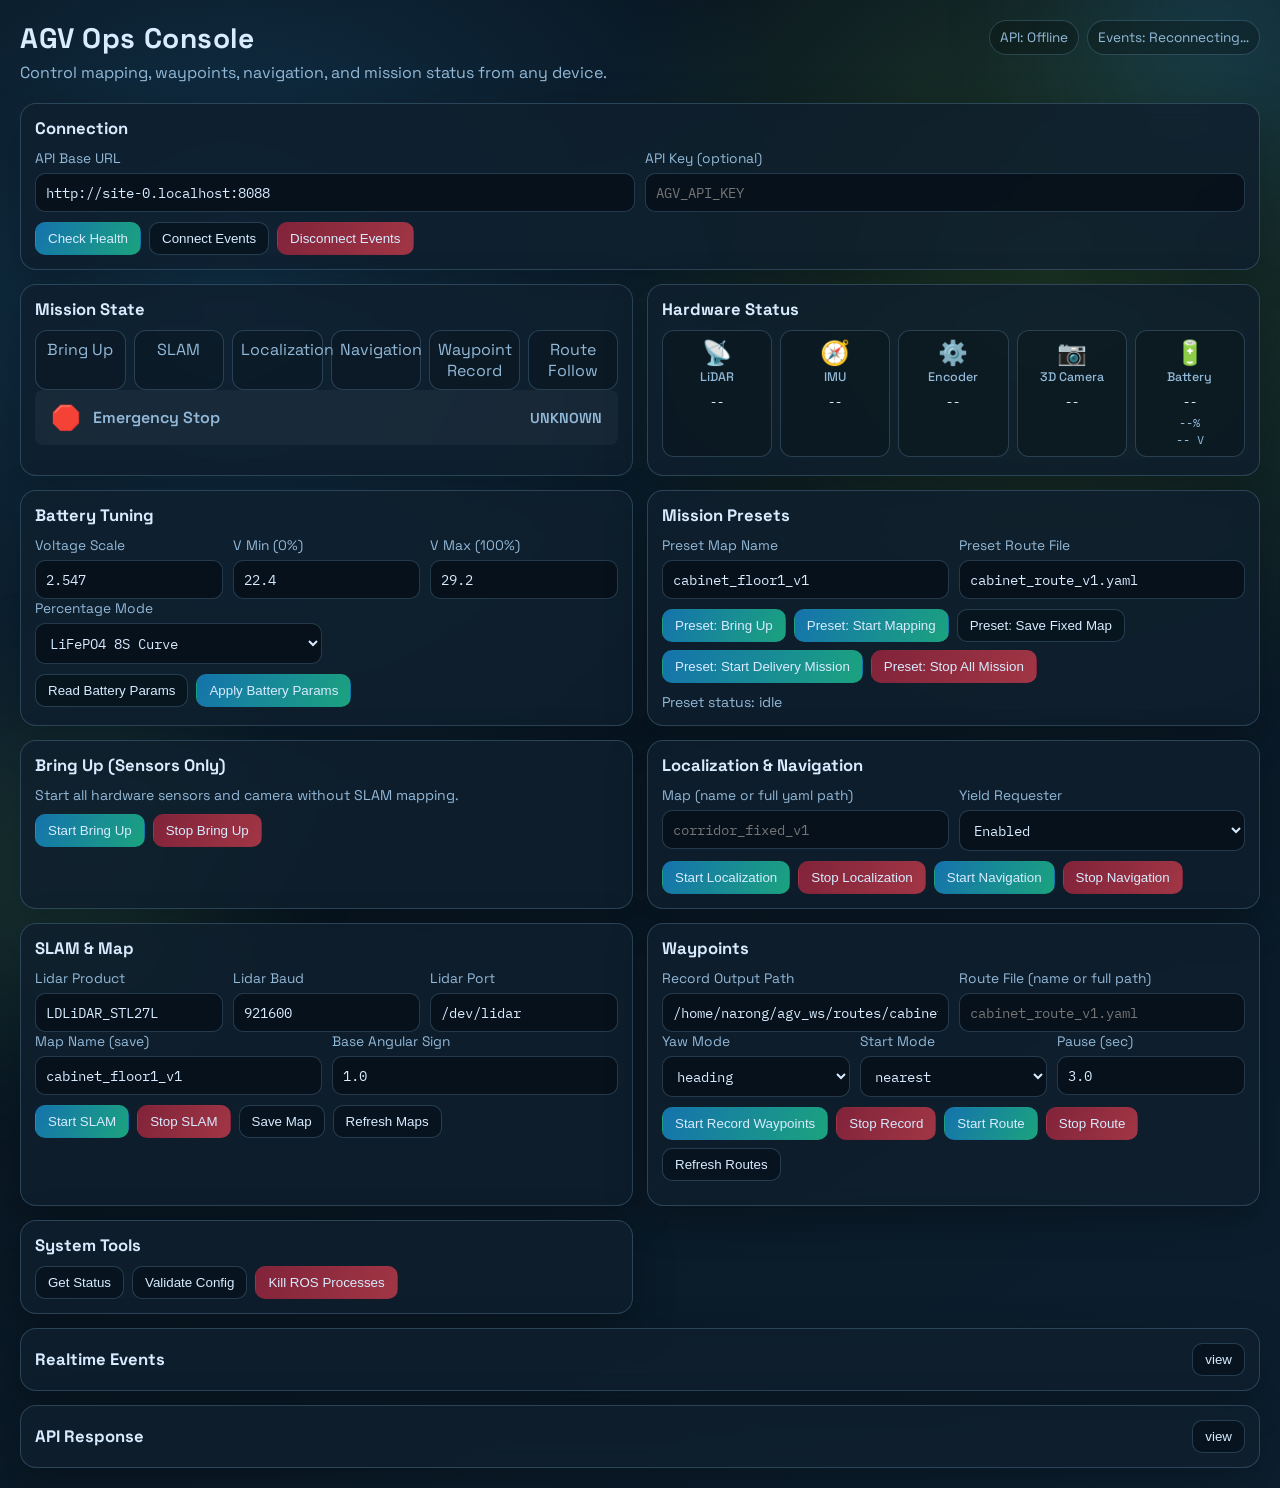
<file: web_ui/index.html>
<!doctype html>
<html lang="en">
  <head>
    <meta charset="UTF-8" />
    <meta name="viewport" content="width=device-width, initial-scale=1.0" />
    <title>AGV Ops Console</title>
    <link rel="preconnect" href="https://fonts.googleapis.com" />
    <link rel="preconnect" href="https://fonts.gstatic.com" crossorigin />
    <link href="https://fonts.googleapis.com/css2?family=Space+Grotesk:wght@400;500;700&family=IBM+Plex+Mono:wght@400;500&display=swap" rel="stylesheet" />
    <link rel="stylesheet" href="./styles.css?v=20260331-estop2" />
  </head>
  <body>
    <div id="toasts" class="toasts"></div>
    <div class="bg-glow bg-glow-a"></div>
    <div class="bg-glow bg-glow-b"></div>

    <header class="topbar">
      <div>
        <h1>AGV Ops Console</h1>
        <p>Control mapping, waypoints, navigation, and mission status from any device.</p>
      </div>
      <div class="pill-group">
        <span class="pill" id="apiState">API: Unknown</span>
        <span class="pill" id="sseState">Events: Disconnected</span>
      </div>
    </header>

    <main class="layout">
      <section class="card config-card">
        <h2>Connection</h2>
        <div class="grid two">
          <label>
            API Base URL
            <input id="baseUrl" type="text" value="http://127.0.0.1:8088" />
          </label>
          <label>
            API Key (optional)
            <input id="apiKey" type="password" placeholder="AGV_API_KEY" />
          </label>
        </div>
        <div class="actions">
          <button id="btnCheckHealth" class="btn primary">Check Health</button>
          <button id="btnConnectEvents" class="btn">Connect Events</button>
          <button id="btnDisconnectEvents" class="btn danger">Disconnect Events</button>
        </div>
      </section>

      <section class="card">
        <h2>Mission State</h2>
        <div class="state-grid">
          <div class="state-item" data-name="bring_up">Bring Up</div>
          <div class="state-item" data-name="slam">SLAM</div>
          <div class="state-item" data-name="localization">Localization</div>
          <div class="state-item" data-name="navigation">Navigation</div>
          <div class="state-item" data-name="waypoint_record">Waypoint Record</div>
          <div class="state-item" data-name="route_follow">Route Follow</div>
        </div>
        <div id="estopBanner" class="estop-banner" data-state="unknown">
          <span class="estop-icon">&#x1F6D1;</span>
          <span class="estop-label">Emergency Stop</span>
          <span class="estop-status" id="estopStatus">UNKNOWN</span>
        </div>
      </section>

      <section class="card">
        <h2>Hardware Status</h2>
        <div class="hw-grid">
          <div class="hw-item" data-hw="lidar">
            <span class="hw-icon">&#x1F4E1;</span>
            <span class="hw-label">LiDAR</span>
            <span class="hw-status" id="hwLidar">--</span>
          </div>
          <div class="hw-item" data-hw="imu">
            <span class="hw-icon">&#x1F9ED;</span>
            <span class="hw-label">IMU</span>
            <span class="hw-status" id="hwImu">--</span>
          </div>
          <div class="hw-item" data-hw="encoder">
            <span class="hw-icon">&#x2699;&#xFE0F;</span>
            <span class="hw-label">Encoder</span>
            <span class="hw-status" id="hwEncoder">--</span>
          </div>
          <div class="hw-item" data-hw="camera">
            <span class="hw-icon">&#x1F4F7;</span>
            <span class="hw-label">3D Camera</span>
            <span class="hw-status" id="hwCamera">--</span>
          </div>
          <div class="hw-item" data-hw="battery">
            <span class="hw-icon">&#x1F50B;</span>
            <span class="hw-label">Battery</span>
            <span class="hw-status" id="hwBattery">--</span>
            <span class="hw-meta" id="hwBatteryPct">--%</span>
            <span class="hw-meta" id="hwBatteryVolt">-- V</span>
          </div>
        </div>
      </section>

      <section class="card">
        <h2>Battery Tuning</h2>
        <div class="grid three">
          <label>
            Voltage Scale
            <input id="batteryScale" type="number" step="0.001" value="2.547" />
          </label>
          <label>
            V Min (0%)
            <input id="batteryVmin" type="number" step="0.1" value="22.4" />
          </label>
          <label>
            V Max (100%)
            <input id="batteryVmax" type="number" step="0.1" value="29.2" />
          </label>
        </div>
        <div class="grid two">
          <label>
            Percentage Mode
            <select id="batteryPctMode">
              <option value="lifepo4_8s" selected>LiFePO4 8S Curve</option>
              <option value="linear">Linear</option>
            </select>
          </label>
        </div>
        <div class="actions">
          <button id="btnBatteryReadParams" class="btn">Read Battery Params</button>
          <button id="btnBatteryApplyParams" class="btn primary">Apply Battery Params</button>
        </div>
      </section>

      <section class="card">
        <h2>Mission Presets</h2>
        <div class="grid two">
          <label>
            Preset Map Name
            <input id="presetMapName" type="text" value="cabinet_floor1_v1" />
          </label>
          <label>
            Preset Route File
            <input id="presetRouteFile" type="text" value="cabinet_route_v1.yaml" />
          </label>
        </div>
        <div class="actions">
          <button id="btnPresetBringUp" class="btn primary">Preset: Bring Up</button>
          <button id="btnPresetStartMapping" class="btn primary">Preset: Start Mapping</button>
          <button id="btnPresetSaveMap" class="btn">Preset: Save Fixed Map</button>
          <button id="btnPresetStartDelivery" class="btn primary">Preset: Start Delivery Mission</button>
          <button id="btnPresetStopAll" class="btn danger">Preset: Stop All Mission</button>
        </div>
        <p id="presetStatus" class="hint">Preset status: idle</p>
      </section>

      <section class="card">
        <h2>Bring Up (Sensors Only)</h2>
        <p class="hint">Start all hardware sensors and camera without SLAM mapping.</p>
        <div class="actions">
          <button id="btnBringUpStart" class="btn primary">Start Bring Up</button>
          <button id="btnBringUpStop" class="btn danger">Stop Bring Up</button>
        </div>
      </section>

      <section class="card">
        <h2>Localization & Navigation</h2>
        <div class="grid two">
          <label>
            Map (name or full yaml path)
            <input id="navMap" type="text" placeholder="corridor_fixed_v1" />
          </label>
          <label>
            Yield Requester
            <select id="useYield">
              <option value="true" selected>Enabled</option>
              <option value="false">Disabled</option>
            </select>
          </label>
        </div>
        <div class="actions">
          <button id="btnLocStart" class="btn primary">Start Localization</button>
          <button id="btnLocStop" class="btn danger">Stop Localization</button>
          <button id="btnNavStart" class="btn primary">Start Navigation</button>
          <button id="btnNavStop" class="btn danger">Stop Navigation</button>
        </div>
      </section>

      <section class="card">
        <h2>SLAM & Map</h2>
        <div class="grid three">
          <label>
            Lidar Product
            <input id="slamLidarProduct" type="text" value="LDLiDAR_STL27L" />
          </label>
          <label>
            Lidar Baud
            <input id="slamLidarBaud" type="number" value="921600" />
          </label>
          <label>
            Lidar Port
            <input id="slamLidarPort" type="text" value="/dev/lidar" />
          </label>
        </div>
        <div class="grid two">
          <label>
            Map Name (save)
            <input id="mapName" type="text" value="cabinet_floor1_v1" />
          </label>
          <label>
            Base Angular Sign
            <input id="baseAngularSign" type="number" step="0.1" value="1.0" />
          </label>
        </div>
        <div class="actions">
          <button id="btnSlamStart" class="btn primary">Start SLAM</button>
          <button id="btnSlamStop" class="btn danger">Stop SLAM</button>
          <button id="btnSaveMap" class="btn">Save Map</button>
          <button id="btnListMaps" class="btn">Refresh Maps</button>
        </div>
        <div id="mapsList" class="chips"></div>
      </section>

      <section class="card">
        <h2>Waypoints</h2>
        <div class="grid two">
          <label>
            Record Output Path
            <input id="recordOutput" type="text" value="/home/narong/agv_ws/routes/cabinet_route_v1.yaml" />
          </label>
          <label>
            Route File (name or full path)
            <input id="routeFile" type="text" placeholder="cabinet_route_v1.yaml" />
          </label>
        </div>
        <div class="grid three">
          <label>
            Yaw Mode
            <select id="yawMode">
              <option value="heading" selected>heading</option>
              <option value="from_file">from_file</option>
              <option value="zero">zero</option>
            </select>
          </label>
          <label>
            Start Mode
            <select id="startMode">
              <option value="nearest" selected>nearest</option>
              <option value="fixed">fixed</option>
            </select>
          </label>
          <label>
            Pause (sec)
            <input id="pauseSec" type="number" step="0.1" value="3.0" />
          </label>
        </div>
        <div class="actions">
          <button id="btnRecordStart" class="btn primary">Start Record Waypoints</button>
          <button id="btnRecordStop" class="btn danger">Stop Record</button>
          <button id="btnRouteStart" class="btn primary">Start Route</button>
          <button id="btnRouteStop" class="btn danger">Stop Route</button>
          <button id="btnListRoutes" class="btn">Refresh Routes</button>
        </div>
        <div id="routesList" class="chips"></div>
      </section>

      <section class="card">
        <h2>System Tools</h2>
        <div class="actions">
          <button id="btnStatus" class="btn">Get Status</button>
          <button id="btnValidateConfig" class="btn">Validate Config</button>
          <button id="btnKillRos" class="btn danger">Kill ROS Processes</button>
        </div>
      </section>

      <section class="card full">
        <div class="card-head">
          <h2>Realtime Events</h2>
          <button id="btnToggleEventsLog" class="btn" type="button">view</button>
        </div>
        <pre id="eventsLog" class="log" hidden></pre>
      </section>

      <section class="card full">
        <div class="card-head">
          <h2>API Response</h2>
          <button id="btnToggleResponseLog" class="btn" type="button">view</button>
        </div>
        <pre id="responseLog" class="log" hidden></pre>
      </section>
    </main>

    <script src="./app.js?v=20260331-estop2" defer></script>
  </body>
</html>
</file>
<file: web_ui/styles.css>
:root {
  --bg: #07111a;
  --bg-2: #0c1f2f;
  --card: rgba(15, 31, 46, 0.82);
  --line: rgba(126, 178, 217, 0.26);
  --text: #d8ebff;
  --muted: #93b9d8;
  --ok: #18c184;
  --warn: #f5b545;
  --danger: #f2556a;
  --accent: #39b2ff;
  --accent-2: #7be495;
}

* {
  box-sizing: border-box;
}

body {
  margin: 0;
  min-height: 100vh;
  background: radial-gradient(circle at 18% 20%, #12344d 0, transparent 38%),
    radial-gradient(circle at 82% 18%, #1f3a29 0, transparent 30%),
    linear-gradient(145deg, var(--bg), var(--bg-2));
  color: var(--text);
  font-family: 'Space Grotesk', sans-serif;
  padding: 20px;
}

.bg-glow {
  position: fixed;
  width: 300px;
  height: 300px;
  border-radius: 999px;
  filter: blur(80px);
  opacity: 0.15;
  pointer-events: none;
  z-index: 0;
}

.bg-glow-a {
  background: var(--accent);
  top: -120px;
  right: -100px;
}

.bg-glow-b {
  background: var(--accent-2);
  bottom: -120px;
  left: -80px;
}

.topbar,
.layout {
  position: relative;
  z-index: 1;
}

.topbar {
  display: flex;
  justify-content: space-between;
  gap: 16px;
  align-items: flex-start;
  margin-bottom: 20px;
}

.topbar h1 {
  margin: 0;
  font-size: clamp(1.4rem, 2.2vw, 2rem);
  letter-spacing: 0.02em;
}

.topbar p {
  margin: 6px 0 0;
  color: var(--muted);
}

.pill-group {
  display: flex;
  gap: 8px;
}

.pill {
  border: 1px solid var(--line);
  padding: 8px 10px;
  border-radius: 999px;
  font-size: 0.85rem;
  color: var(--muted);
  background: rgba(0, 0, 0, 0.24);
}

.layout {
  display: grid;
  grid-template-columns: repeat(12, minmax(0, 1fr));
  gap: 14px;
}

.card {
  grid-column: span 6;
  background: var(--card);
  border: 1px solid var(--line);
  border-radius: 16px;
  padding: 14px;
  backdrop-filter: blur(8px);
  box-shadow: 0 12px 40px rgba(0, 0, 0, 0.28);
}

.card.full,
.card.config-card {
  grid-column: span 12;
}

.card h2 {
  margin: 0 0 10px;
  font-size: 1.04rem;
}

.grid {
  display: grid;
  gap: 10px;
}

.grid.two {
  grid-template-columns: repeat(2, minmax(0, 1fr));
}

.grid.three {
  grid-template-columns: repeat(3, minmax(0, 1fr));
}

label {
  display: flex;
  flex-direction: column;
  gap: 6px;
  color: var(--muted);
  font-size: 0.86rem;
}

input,
select {
  width: 100%;
  border: 1px solid var(--line);
  border-radius: 10px;
  background: rgba(7, 17, 27, 0.9);
  color: var(--text);
  font-family: 'IBM Plex Mono', monospace;
  font-size: 0.9rem;
  padding: 9px 10px;
}

.actions {
  display: flex;
  flex-wrap: wrap;
  gap: 8px;
  margin-top: 10px;
}

.btn {
  border: 1px solid var(--line);
  background: rgba(8, 20, 30, 0.85);
  color: var(--text);
  border-radius: 10px;
  padding: 8px 12px;
  cursor: pointer;
  transition: transform 0.14s ease, border-color 0.2s ease, background 0.2s ease;
}

.btn:hover {
  transform: translateY(-1px);
  border-color: var(--accent);
}

.btn.primary {
  background: linear-gradient(120deg, #1573ad, #1ba37e);
  border-color: transparent;
}

.btn.danger {
  background: linear-gradient(120deg, #81233a, #a13645);
  border-color: transparent;
}

.btn.estop-locked,
.btn:disabled.estop-locked {
  opacity: 0.45;
  cursor: not-allowed;
  transform: none;
  border-color: rgba(242, 85, 106, 0.45);
  box-shadow: inset 0 0 0 1px rgba(242, 85, 106, 0.2);
}

.state-grid {
  display: grid;
  gap: 8px;
  grid-template-columns: repeat(6, minmax(0, 1fr));
}

.state-item {
  border: 1px solid var(--line);
  border-radius: 12px;
  padding: 8px;
  text-align: center;
  color: var(--muted);
  background: rgba(0, 0, 0, 0.2);
}

.state-item.active {
  color: #04120a;
  border-color: transparent;
  background: linear-gradient(120deg, #4be0a0, #95f2cb);
  font-weight: 700;
}

/* Hardware Status */
.hw-grid {
  display: grid;
  gap: 8px;
  grid-template-columns: repeat(5, minmax(0, 1fr));
}

.hw-item {
  border: 1px solid var(--line);
  border-radius: 12px;
  padding: 10px 8px;
  text-align: center;
  background: rgba(0, 0, 0, 0.2);
  display: flex;
  flex-direction: column;
  align-items: center;
  gap: 4px;
}

.hw-icon {
  font-size: 1.5rem;
  line-height: 1;
}

.hw-label {
  font-size: 0.78rem;
  color: var(--muted);
  font-weight: 500;
}

.hw-status {
  font-family: 'IBM Plex Mono', monospace;
  font-size: 0.72rem;
  padding: 2px 8px;
  border-radius: 999px;
  font-weight: 600;
}

.hw-meta {
  font-family: 'IBM Plex Mono', monospace;
  font-size: 0.72rem;
  color: var(--muted);
  line-height: 1.1;
}

.hw-item[data-state="active"] {
  border-color: var(--ok);
}
.hw-item[data-state="active"] .hw-status {
  background: var(--ok);
  color: #04120a;
}
.hw-item[data-state="warn"] {
  border-color: var(--warn);
}
.hw-item[data-state="warn"] .hw-status {
  background: var(--warn);
  color: #1a1200;
}
.hw-item[data-state="offline"] {
  border-color: var(--danger);
  opacity: 0.6;
}
.hw-item[data-state="offline"] .hw-status {
  background: var(--danger);
  color: #fff;
}

.hw-item[data-state="critical"] {
  border-color: var(--danger);
  box-shadow: 0 0 0 1px rgba(241, 95, 111, 0.35);
}

.hw-item[data-state="critical"] .hw-status {
  background: var(--danger);
  color: #fff;
}

.chips {
  display: flex;
  flex-wrap: wrap;
  gap: 6px;
  margin-top: 10px;
}

.chip {
  border: 1px solid var(--line);
  color: var(--muted);
  background: rgba(0, 0, 0, 0.25);
  border-radius: 999px;
  padding: 6px 10px;
  font-family: 'IBM Plex Mono', monospace;
  font-size: 0.76rem;
  cursor: pointer;
}

.log {
  margin: 0;
  border: 1px solid var(--line);
  border-radius: 12px;
  background: rgba(2, 8, 14, 0.92);
  color: #cde6ff;
  font-family: 'IBM Plex Mono', monospace;
  font-size: 0.8rem;
  line-height: 1.45;
  min-height: 170px;
  max-height: 360px;
  overflow: auto;
  padding: 10px;
}

.hint {
  margin: 10px 0 0;
  color: var(--muted);
  font-size: 0.88rem;
}

.card-head {
  display: flex;
  align-items: center;
  justify-content: space-between;
  gap: 10px;
}

.card-head h2 {
  margin: 0;
}

@media (max-width: 1000px) {
  .card {
    grid-column: span 12;
  }

  .grid.two,
  .grid.three,
  .state-grid,
  .hw-grid {
    grid-template-columns: 1fr;
  }

  .topbar {
    flex-direction: column;
  }
}

/* Toast notifications */
.toasts {
  position: fixed;
  top: 16px;
  right: 16px;
  z-index: 200;
  display: flex;
  flex-direction: column;
  gap: 8px;
  pointer-events: none;
}

.toast {
  pointer-events: auto;
  padding: 10px 18px;
  border-radius: 10px;
  font-size: 0.88rem;
  font-weight: 500;
  backdrop-filter: blur(12px);
  box-shadow: 0 6px 24px rgba(0,0,0,0.35);
  animation: toast-in 0.3s ease;
  transition: opacity 0.3s ease, transform 0.3s ease;
}

.toast.fade-out {
  opacity: 0;
  transform: translateX(20px);
}

.toast-success {
  background: rgba(24, 193, 132, 0.92);
  color: #04120a;
}

.toast-error {
  background: rgba(242, 85, 106, 0.92);
  color: #fff;
}

.toast-info {
  background: rgba(57, 178, 255, 0.55);
  color: #fff;
}

@keyframes toast-in {
  from { opacity: 0; transform: translateX(30px); }
  to { opacity: 1; transform: translateX(0); }
}

/* Button loading & success states */
.btn.loading {
  opacity: 0.55;
  pointer-events: none;
  position: relative;
}

.btn.loading::after {
  content: '';
  display: inline-block;
  width: 12px;
  height: 12px;
  margin-left: 6px;
  border: 2px solid rgba(255,255,255,0.3);
  border-top-color: #fff;
  border-radius: 50%;
  animation: btn-spin 0.6s linear infinite;
  vertical-align: middle;
}

@keyframes btn-spin {
  to { transform: rotate(360deg); }
}

.btn.success {
  border-color: var(--ok) !important;
  box-shadow: 0 0 0 1px var(--ok), 0 0 12px rgba(24,193,132,0.25);
}

/* Connected pill indicator */
.pill.connected {
  border-color: var(--ok);
  color: var(--ok);
}

/* Mission state running indicator */
.state-item[data-state="running"] {
  color: #04120a;
  border-color: transparent;
  background: linear-gradient(120deg, #4be0a0, #95f2cb);
  font-weight: 700;
  box-shadow: 0 0 12px rgba(75, 224, 160, 0.3);
}

/* E-Stop banner */
.estop-banner {
  display: flex;
  align-items: center;
  gap: 0.75rem;
  padding: 0.75rem 1rem;
  border-radius: 0.5rem;
  margin-bottom: 1rem;
  border: 2px solid var(--border);
  font-weight: 600;
  transition: all 0.3s ease;
}
.estop-banner .estop-icon { font-size: 1.5rem; }
.estop-banner .estop-label { flex: 1; }
.estop-banner .estop-status { font-family: var(--mono); font-size: 0.9rem; }

.estop-banner[data-state="engaged"] {
  background: linear-gradient(120deg, rgba(255, 80, 80, 0.25), rgba(255, 60, 60, 0.15));
  border-color: #ff4040;
  color: #ff6060;
  animation: estop-pulse 1.2s ease-in-out infinite alternate;
}
.estop-banner[data-state="released"] {
  background: linear-gradient(120deg, rgba(75, 224, 160, 0.12), rgba(75, 224, 160, 0.06));
  border-color: var(--ok);
  color: var(--ok);
}
.estop-banner[data-state="unknown"] {
  background: rgba(255, 255, 255, 0.04);
  color: var(--muted);
}
@keyframes estop-pulse {
  from { box-shadow: 0 0 8px rgba(255, 64, 64, 0.3); }
  to   { box-shadow: 0 0 20px rgba(255, 64, 64, 0.6); }
}
</file>
